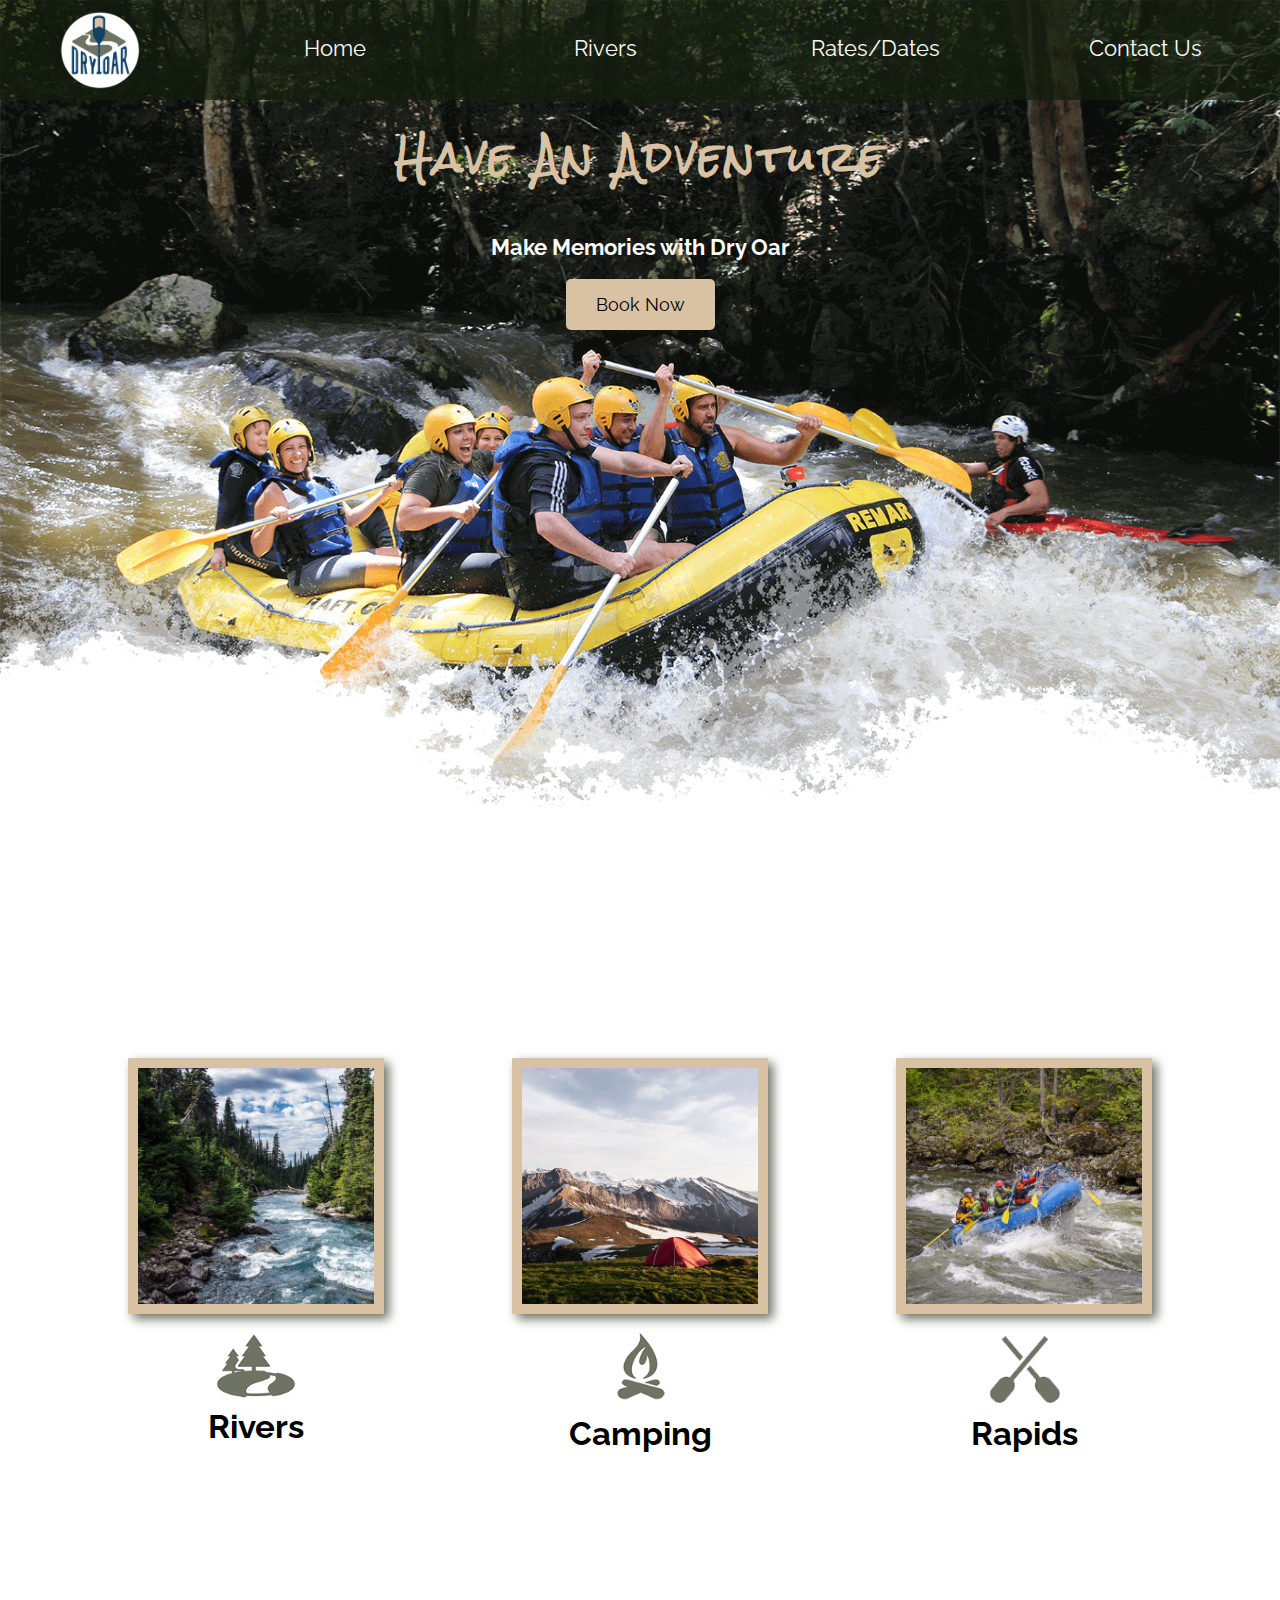
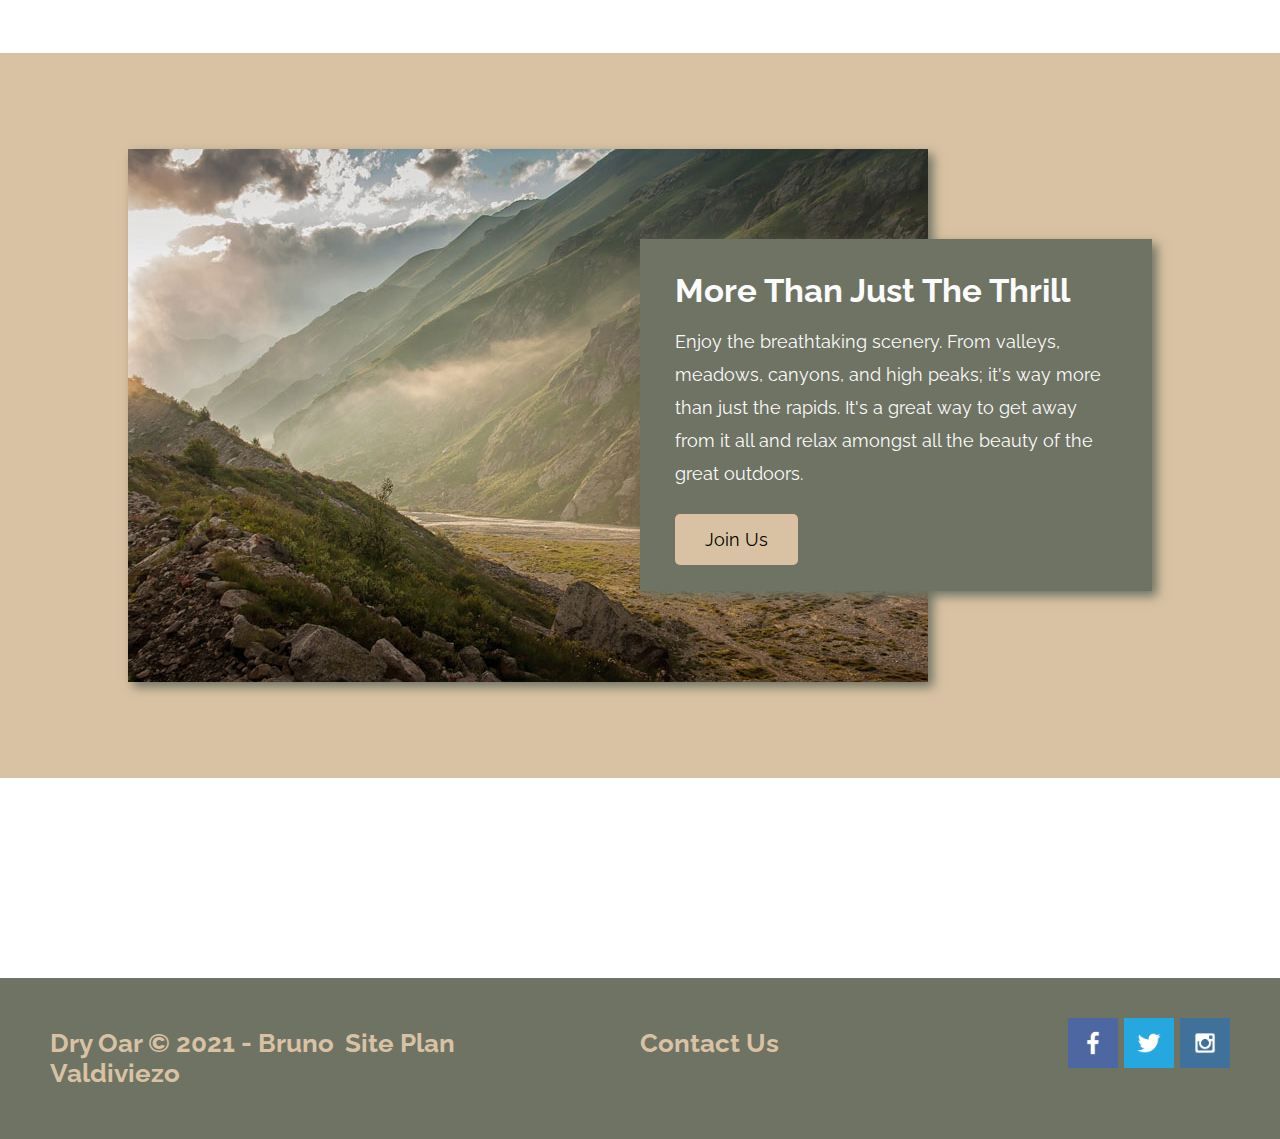
<file: index.html>
<!DOCTYPE html>
<html lang="en">
<head>
    <meta charset="UTF-8">
    <meta http-equiv="X-UA-Compatible" content="IE=edge">
    <meta name="viewport" content="width=device-width, initial-scale=1.0">
    <link rel="stylesheet" href="styles/style.css">
    <title>Dry Oar | Home</title>
</head>
<body>
    <div id="content">
        <header>
            <a id="logo_link" href="index.html">
                <img class="logo" src="images/logo.png" alt="Dry Oar logo">
            </a>
            <nav>
                <a href="index.html">Home</a>
                <a href="rivers.html">Rivers</a>
                <a href="#">Rates/Dates</a>
                <a href="contactus.html">Contact Us</a>
            </nav>
        </header>
        <div id="hero">
            <section id="hero-box">
                <img id="hero-img" src="images/hero1.png" alt="People enjoying white water rafting">
            </section>
            <div id="hero-msg">
                <h1 class="home-title">Have An Adventure</h1>
                <h4>Make Memories with Dry Oar </h4>
                <div class="button-box">
                    <a class="book" href="rates.html">Book Now</a>
                </div>
            </div>
        </div>

        <main class="home-grid">
            <section class="rivers-card">
                <img class="mountain" src="images/rivers.jpg" alt="river in forest">
                <img class="river" src="images/river_icon.png" alt="white water rafting oars">
                <h2>Rivers</h2>
            </section>
            <section class="camping-card">
                <img class="camp" src="images/camping.jpg" alt="tent in mountains">
                <img class="fire" src="images/fire_icon.png" alt="white water rafting oars">
                <h2>Camping</h2>
            </section>
            <section class="rapids-card">
                <img class="boat" src="images/rapids.jpg" alt="white water rafting boat">
                <img class="oars" src="images/oars.png" alt="white water rafting oars">
                <h2>Rapids</h2>
            </section>
            <article id="background"></article>
            <img class="mountains" src="images/mountains.jpg" alt="Misty mountains">
            <div class="msg">
                <h2>More Than Just The Thrill</h2>
                <p>Enjoy the breathtaking scenery. From valleys, meadows, canyons, and high peaks; it's way more than just the rapids. It's a great way to get away from it all and relax amongst all the beauty of the great outdoors. </p>
                <a class="join" href="rivers.html">Join Us</a>
            </div>
        </main>
        <footer>
            <h3>Dry Oar © 2021 - Bruno Valdiviezo</h3>
            <h3><a href="site-plan.html">Site Plan</a></h3>
            <h3><a href="contactus.html">Contact Us</a></h3>
            <div class="social">
                <a href="https://facebook.com"><img src="images/facebook.png" alt="fb icon"></a>
                <a href="https://twitter.com"><img src="images/twitter.png" alt="twitter icon"></a>
                <a href="https://instagram.com"><img src="images/instagram.png" alt="instagram icon"></a>
            </div>
        </footer>
    </div>      
</body>
</html>
</file>
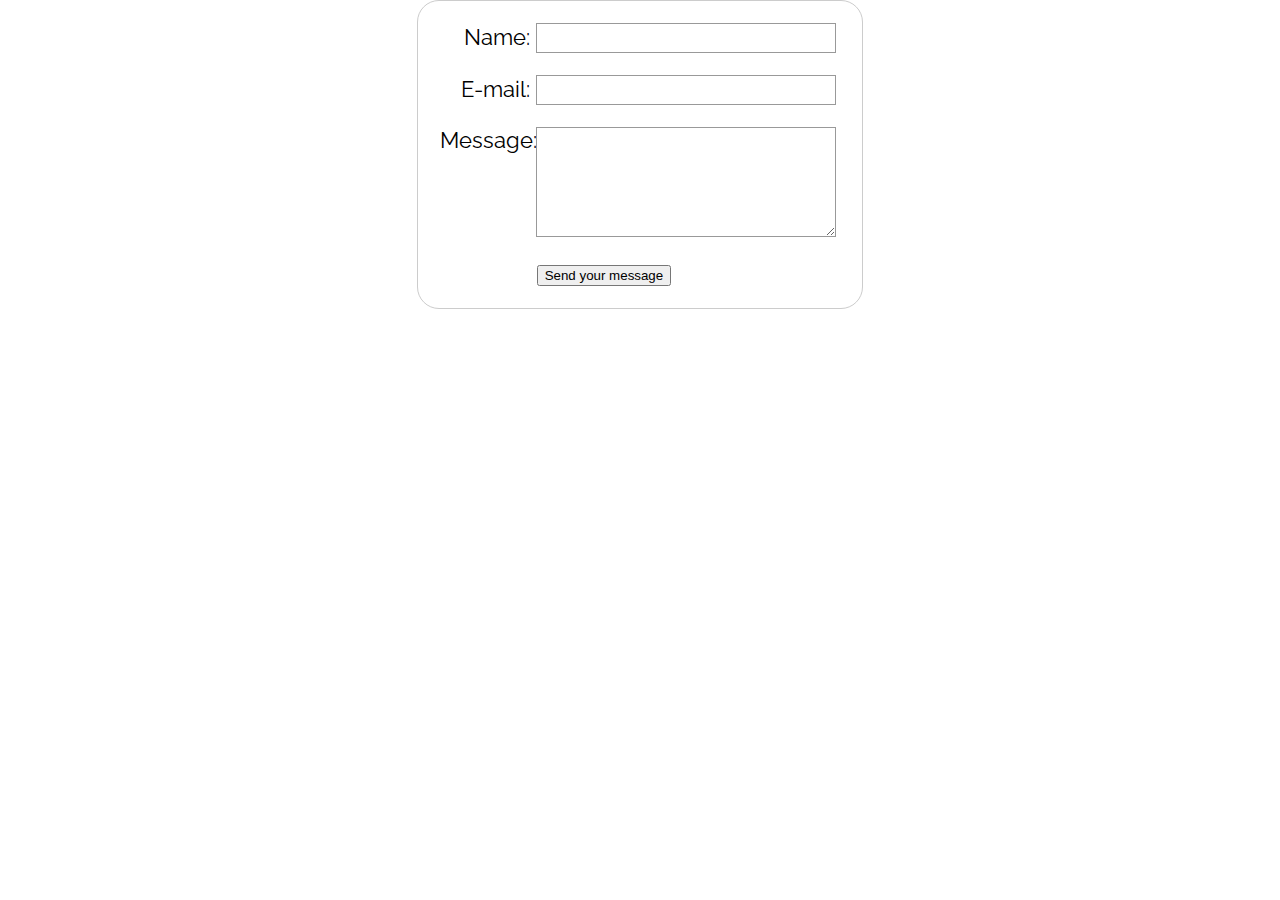
<file: contactus.html>
<!DOCTYPE html>
<html>
	<head>
		<meta charset="utf-8" />
    <link rel="stylesheet" href="styles/Styles-contactus.css">
		<title>Your first HTML form</title>
     <link rel="stylesheet" href="styles/style.css">
	</head>

	<body>
    <div id="feedback"></div>
		<form action="/my-handling-form-page" method="post">
			<ul>
				<li>
					<label for="name">Name:</label>
					<input type="text" id="name" name="user_name" />
				</li>
				<li>
					<label for="mail">E-mail:</label>
					<input type="email" id="mail" name="user_mail" />
				</li>
				<li>
					<label for="msg">Message:</label>
					<textarea id="msg" name="user_message"></textarea>
				</li>
				<li class="button">
					<button type="submit">Send your message</button>
				</li>
			</ul>
		</form>
    <script>
      // get the feedback div element so we can do something with it.
      const feedbackElement = document.getElementById('feedback');
      // get the form so we can read what was entered in it.
      const formElement = document.forms[0];
      // add a 'listener' to wait for a submission of our form. When that happens run the code below.
      formElement.addEventListener('submit', function(e) {
          // stop the form from doing the default action.
          e.preventDefault();
          // set the contents of our feedback element to a message letting the user know the form was submitted successfully. Notice that we pull the name that was entered in the form to personalize the message!
          feedbackElement.innerHTML = 'Hello '+ formElement.user_name.value +'! Thank you for your message. We will get back with you as soon as possible!';
          // make the feedback element visible.
          feedbackElement.style.display = "block";
          // add a class to move everything down so our message doesn't cover it.
          document.body.classList.toggle('moveDown');
      });
  </script>
	</body>

</html>
</file>
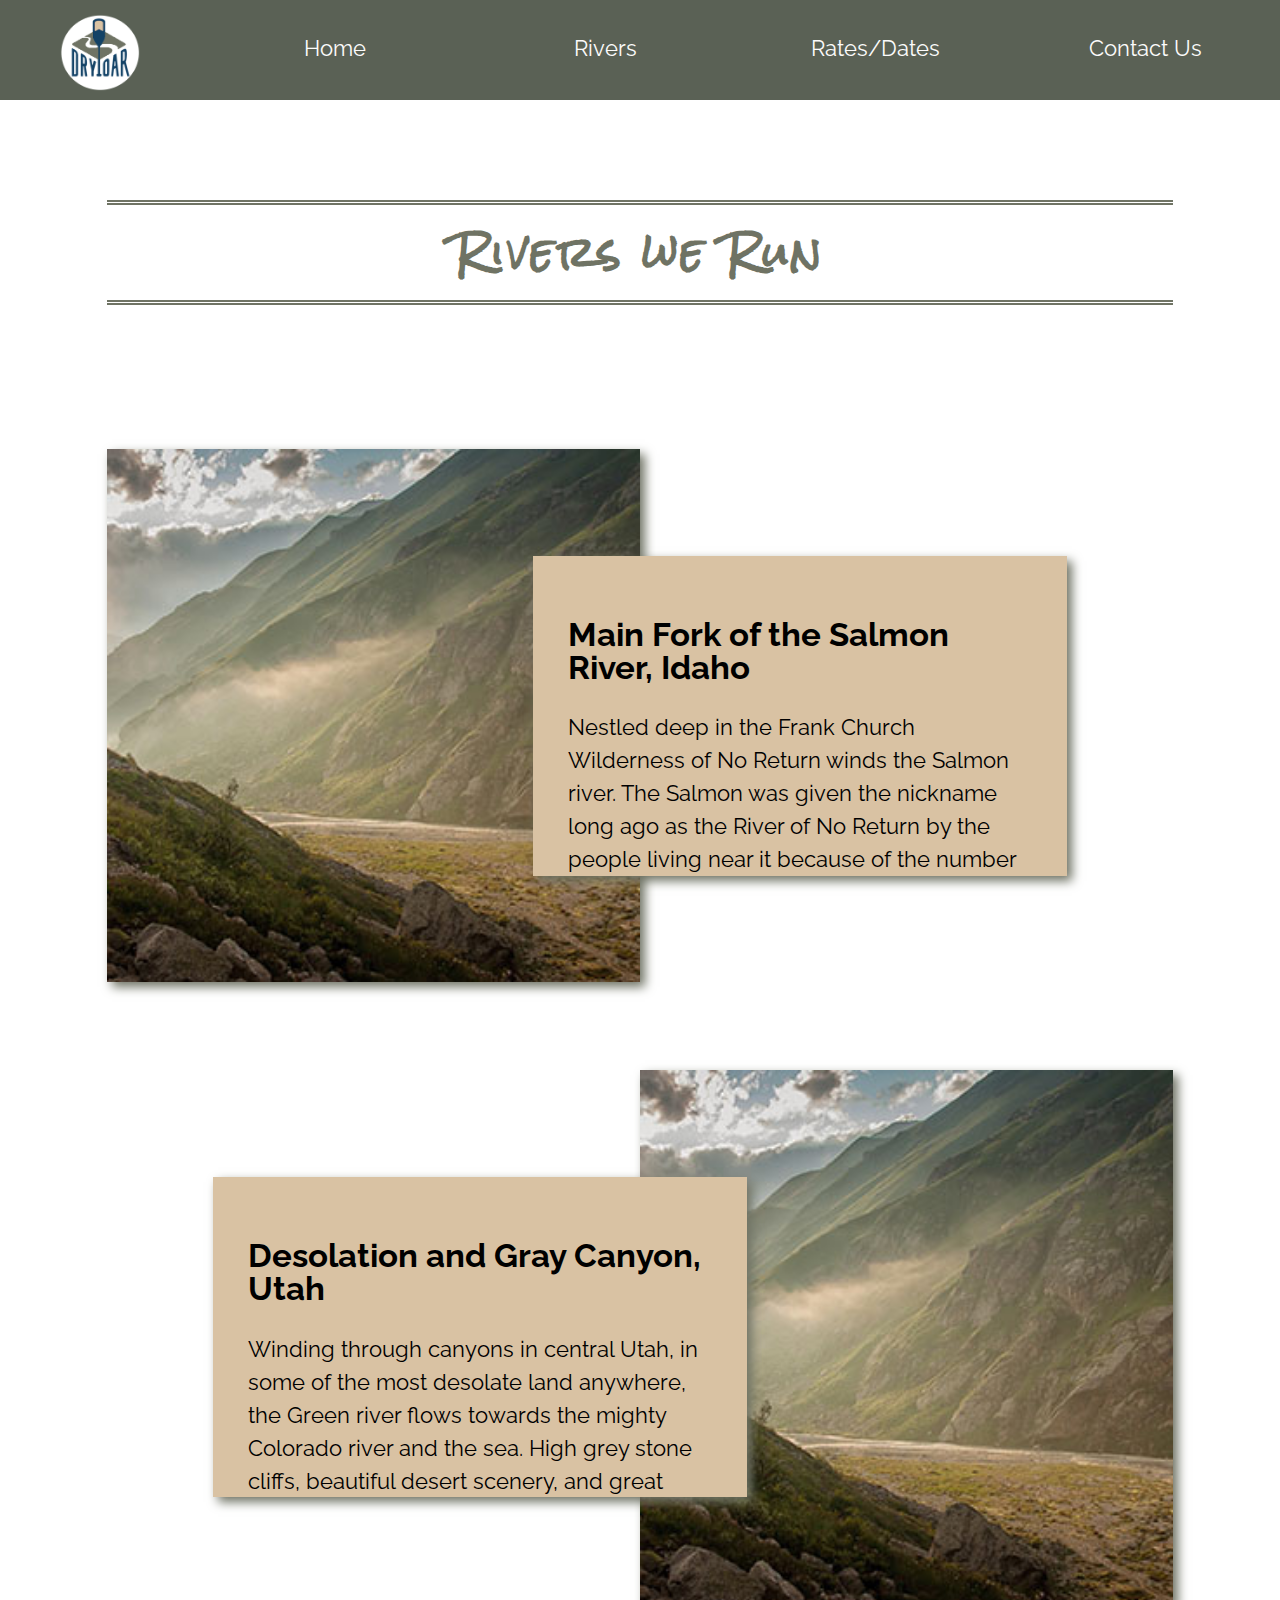
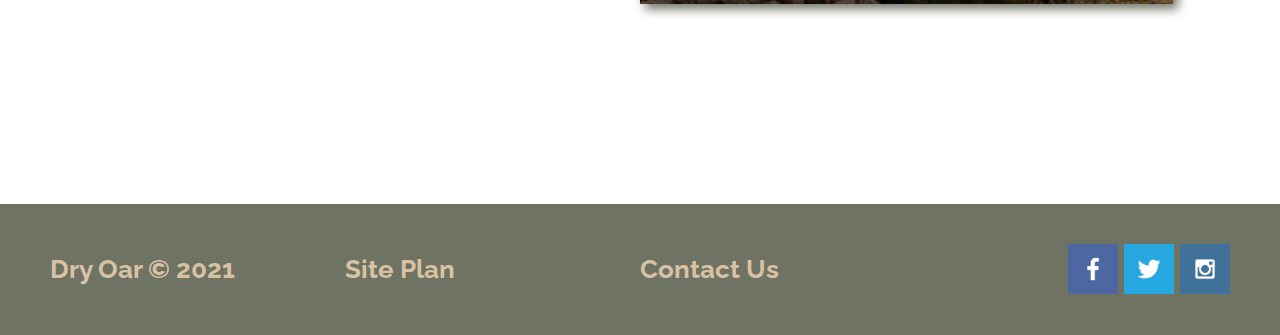
<file: rivers.html>
<html lang="en"><head>
    <meta charset="UTF-8">
    <meta http-equiv="X-UA-Compatible" content="IE=edge">
    <meta name="viewport" content="width=device-width, initial-scale=1.0">
    <title>Dry Oar Rafting</title>
    <link href="styles/style.css" rel="stylesheet">
</head>
<body>
    <header>
        <a id="logo_link" href="index.html">
            <img class="logo" src="images/logo.png" alt="Dry Oar logo">
        </a>
        <nav>
            <a href="index.html">Home</a>
            <a href="rivers.html">Rivers</a>
            <a href="#">Rates/Dates</a>
            <a href="#">Contact Us</a>
        </nav>
    </header>
    <main class="rivers-grid">
        <h1 class="rivers-title">Rivers we Run</h1>
        <img class="river1-img" src="images/mountains-sq (1).jpg" alt="Misty mountains">
        <div class="river1-text">
            <h2>Main Fork of the Salmon River, Idaho</h2>
            <p>Nestled deep in the Frank Church Wilderness of No Return winds the Salmon river. The Salmon was given the nickname long ago as the River of No Return by the people living near it because of the number of folks that came to visit and fell so in love with the rugged beauty of the river that they never left.

                Herds of elk and deer graze on the hillsides around the river and bear and bighorn sheep are also commonly sighted. The river corridor is also lined with awe inspiring ponderosa pine which tower over the sandy beaches in the campsites and provide shelter from sun or rain when needed.
                
                Let's not forget the rapids! They range from class I-IV. The Salmon is one of the longest undammed rivers in the United States. As a free flowing river the water is higher, faster, and colder in the early summer and lower, slower, and warmer in the late summer. There are good rapids all summer...but families with children who like to swim tend to appreciate the late summer's slower, warmer water more.</p>
            
        </div>
        <img class="river2-img" src="images/mountains-sq.jpg" alt="Misty mountains">
        <div class="river2-text">
            <h2>Desolation and Gray Canyon, Utah</h2>
            <p>Winding through canyons in central Utah, in some of the most desolate land anywhere, the Green river flows towards the mighty Colorado river and the sea. High grey stone cliffs, beautiful desert scenery, and great rapids have made this run famous. This 84-mile trip runs from from Sand Wash to Swaseys Rapid (just outside Green River Utah) and boasts outstanding scenery, interesting geologic formations, evidence of prehistoric and historic human activity, and great whitewater opportunities.

                Desolation is rated a Class II/III and is usually done in 6 days
                
                Desolation Canyon has been recognized as a National Landmark.  This designation is based on the uniqueness and rich history that the canyon tells.</p>
            
        </div>
    </main>
    <footer>
        <h3>Dry Oar © 2021</h3>
        <h3><a href="site-plan.html">Site Plan</a></h3>
        <h3><a href="contactus.html">Contact Us</a></h3>
        <div class="social">
            <a href="https://facebook.com"><img src="images/facebook.png" alt="fb icon"></a>
            <a href="https://twitter.com"><img src="images/twitter.png" alt="twitter icon"></a>
            <a href="https://instagram.com"><img src="images/instagram.png" alt="instagram icon"></a>
        </div>
    </footer>

</body></html>
</file>
<file: styles/style.css>
@import url('https://fonts.googleapis.com/css2?family=Raleway&family=Rock+Salt&display=swap');
body {
    background-color: #fff;
    font-family: Raleway, Arial, sans-serif;
    font-size: 22px;
    margin: 0;
    padding: 0;
}
#content { /* for larger monitors so page is not overwhelmingly large */
    max-width: 1600px;
    margin: 0 auto;
}
/* Header */
header {
    background-color: rgba(20,30,13, .7);
    display: grid;
    grid-template-columns: 200px auto;
}
img.logo {
    width: 80px;
}
#logo_link{
    grid-column: 1/2;
    grid-row: 1/2;
    justify-self: center;
    align-self: center;
    padding-top: 5px;
}
nav {
    grid-row: 1/2;
    grid-column: 2/7;
    display: grid; 
    grid-template-columns: repeat(auto-fit, minmax(6em, 1fr));
    width: 100%;
    height: 100px;
}
nav a {
    text-decoration: none;
    color: #fcfbfb;
    padding: 35px;
    text-align: center;
}
nav a:hover {
    color: #d9c2a3;
    background-color: black; 
}

/* Hero Images and message */
#hero {
    display: grid;
    grid-template-columns: repeat(5, 1fr);
    margin-top: -100px; 
}
#hero-box {
    grid-column: 1/7;
    grid-row: 1/5;
    z-index: -1;
}
#hero-img {
    width: 100%;
}
#hero-msg {
    grid-column: 1/6;
    grid-row: 1/3;
    margin-top: 100px;
}
#hero-msg h1, #hero-msg h4 {
    text-align: center;
}
.home-title {
    font-family: 'Rock Salt', 'Bradley Hand', sans-serif;
    font-size: 40px;
    letter-spacing: 3px;
    color: #d9c2a3;
    margin-top: 10px;
}
h4 {
    color: #fcfbfb;
}

/* Buttons */
.button-box {
    text-align: center;
}
.book, .join {
    background-color: #d9c2a3;
    color: black;
    padding: 15px 30px;
    margin-top: 50px;
    font-size: 18px;
    text-decoration: none;
    border-radius: 5px;
}
.book:hover, .join:hover {
    background-color: #9d9c88;
    color: #fcfbfb;
}

/* Main Home Page */
.home-grid {
    display: grid;
    grid-template-columns: repeat(10, 10%);
    margin: 0 auto;
    max-width: 1500px;
}
main section { 
    text-align: center;
    margin-top: 200px;
    margin-bottom: 200px;
    width: 100%;
}
main section img {
    width: 100%;
    box-sizing: border-box;
}
.boat, .mountain, .camp {
    border: 10px solid #d9c2a3;
    transition: transform .5s;
    box-shadow: 5px 5px 10px #6f7364;
}
.boat:hover, .mountain:hover, .camp:hover {
    opacity: .6;
    transform: scale(1.1);
}
section h2 {
    margin: 0; 
}
.oars, .river, .fire{
    padding-top: 10px;
    width: 80px;
}
.rivers-card {
    grid-column: 2/4;
    grid-row: 2/4; 
}
.camping-card {
    grid-column: 5/7;
    grid-row: 2/4;
}
.rapids-card {
    grid-column: 8/10;
    grid-row: 2/4; 
}
#background {
    grid-column: 1/11;
    grid-row: 7/14;
    background-color: #d9c2a3;
    height: 725px;
}
.mountains {
    grid-column: 2/7;
    grid-row: 8/13;
    box-shadow: 5px 5px 10px #6f7364;
}
.msg {
    grid-column: 6/10;
    grid-row: 9/12;
    background-color: #6f7364;
    padding: 35px;
    box-shadow: 5px 5px 10px #6f7364;
    line-height: 1.5em;
}
.msg h2 {
    margin: 0;
    color: #fcfbfb;
}
.msg p {
    font-size: .8em;
    color: #fcfbfb;
    padding-bottom: 15px;
}
/* Footer */
footer {
    background-color: #6f7364;
    margin-top: 200px;
    display: grid;
    grid-template-columns: repeat(4, 1fr);
    padding: 25px 50px;
}
footer .social img {
    padding-top: 15px;
    width: 50px;
    display: inline-block;
}
footer h3 {
    color: #d9c2a3;
}
footer a {
    color: #d9c2a3;
    text-decoration: none;
}
footer a:hover {
    color: #fcfbfb;
    text-decoration: underline;
}
.social {
    justify-self: end;
}

/* Rivers CSS */

.active {
    color: #d9c2a3;
    background-color: black; 
}
.rivers-grid {
    display: grid;
    grid-template-columns: 1fr 1fr 3fr 1fr 1fr 3fr 1fr 1fr;
    justify-items: center;
    grid-row-gap: 2em;
    max-width: 1400px;
    margin: 0 auto;
}
.rivers-title {
    font-family: 'Rock Salt', 'Bradley Hand', sans-serif;
    font-size: 40px;
    letter-spacing: 3px;
    color: #6f7364;
    margin: 100px 0;
    border-top: 5px double;
    border-bottom: 5px double;
    grid-column: 2/8;
    grid-row: 1/2;
    justify-self: stretch;
    text-align: center;
}
.river1-img {
    grid-column: 2/5;
    grid-row: 2/5;
    width: 100%;
    box-shadow: 5px 5px 10px #6f7364;
}
.river1-text {
    grid-column: 4/7;
    grid-row: 3/4;
}
.river2-img {
    grid-column: 5/8;
    grid-row: 6/9;
    width: 100%;
    box-shadow: 5px 5px 10px #6f7364;
}
.river2-text {
    grid-column: 3/6;
    grid-row: 7/8;
}
.river1-text, .river2-text {
    background-color: #d9c2a3;
    overflow: hidden; /* ADDED */
    height: auto; /* ADDED */
    height: 250px;
    padding: 35px;
    line-height: 1.5em;
    box-shadow: 5px 5px 10px #6f7364;
}

/* media queries will just be given and explained briefly */
@media screen and (max-width: 900px) {
    nav, #hero, .home-grid, footer {
      display: block;
      height: auto;
    }
    header {
        grid-template-columns: 150px auto;
    }
    nav a {
        display: block;
        padding: 15px;
    }
    #hero {
        margin-top: 0;
    }
    #hero-msg {
        margin-top: 0;
    }
    #hero-msg h4 {
        display: none;
    }
    .home-title {
        font-size: 25px;
        color: #6f7364;
    }
    main section { 
        margin: 50px auto;
        width: 80%;
    }
    main section img {
        margin-top: 5px;
        width: 100%;
        box-sizing: border-box;
    }
    #background {
        display: none;
    }
    .mountains, .msg {
        width: 80%;
        display: block;
        margin: 0 auto;
    }
    footer {
        margin-top: 25px;
    }
    
    /* Rivers page -- they will do their own responsiveness on child pages if they want it */
    .rivers-grid {
        display: block;
        margin: 10px;
    }
    .rivers-title {
        margin: 25px;
    }
    .river1-text, .river2-text {
        overflow: visible;
        height: auto;
    }

    form {
  /* Center the form on the page */
  margin: 0 auto;
  width: 400px;
  /* Form outline */
  padding: 1em;
  border: 1px solid #CCC;
  border-radius: 1em;
}

ul {
  list-style: none;
  padding: 0;
  margin: 0;
}

form li + li {
  margin-top: 1em;
}

label {
  /* Uniform size & alignment */
  display: inline-block;
  width: 90px;
  text-align: right;
}

input, textarea {
  /* To make sure that all text fields have the same font settings
     By default, textareas have a monospace font */
  font: 1em sans-serif;

  /* Uniform text field size */
  width: 300px;
  box-sizing: border-box;

  /* Match form field borders */
  border: 1px solid #999;
}

input:focus,

textarea:focus {
  /* Additional highlight for focused elements */
  border-color: #000;
}

textarea {
  /* Align multiline text fields with their labels */
  vertical-align: top;

  /* Provide space to type some text */
  height: 5em;
}

.button {
  /* Align buttons with the text fields */
  padding-left: 90px; /* same size as the label elements */
}

button {
  /* This extra margin represent roughly the same space as the space
     between the labels and their text fields */
  margin-left: .5em;
}

.rivers-grid {
    display: block;
    margin: 10px;
}
.rivers-title {
    margin: 25px;
}
.river1-text, .river2-text {
    overflow: visible;
    height: auto;
}
</file>
<file: styles/Styles-contactus.css>
@import url('https://fonts.googleapis.com/css2?family=Raleway&family=Rock+Salt&display=swap');
form {
    /* Center the form on the page */
    margin: 0 auto;
    width: 400px;
    /* Form outline */
    padding: 1em;
    border: 1px solid #CCC;
    border-radius: 1em;
  }
  
  ul {
    list-style: none;
    padding: 0;
    margin: 0;
  }
  
  form li + li {
    margin-top: 1em;
  }
  
  label {
    /* Uniform size & alignment */
    display: inline-block;
    width: 90px;
    text-align: right;
  }
  
  input, textarea {
    /* To make sure that all text fields have the same font settings
       By default, textareas have a monospace font */
    font: 1em sans-serif;
  
    /* Uniform text field size */
    width: 300px;
    box-sizing: border-box;
  
    /* Match form field borders */
    border: 1px solid #999;
  }
  
  input:focus,textarea:focus {
    /* Additional highlight for focused elements */
    border-color: #000;
  }
  
  textarea {
    /* Align multiline text fields with their labels */
    vertical-align: top;
  
    /* Provide space to type some text */
    height: 5em;
  }
  
  .button {
    /* Align buttons with the text fields */
    padding-left: 90px; /* same size as the label elements */
  }
  
  button {
    /* This extra margin represent roughly the same space as the space
       between the labels and their text fields */
    margin-left: .5em;
  }
  #feedback {
    background-color: antiquewhite;
    position: absolute;
    top: 0;
    left: 0;
    right: 0;
    padding: .5em;
    /* make this element invisible until we are ready for it */
    display: none;       
}
.moveDown {
    margin-top: 3em;
}
</file>
